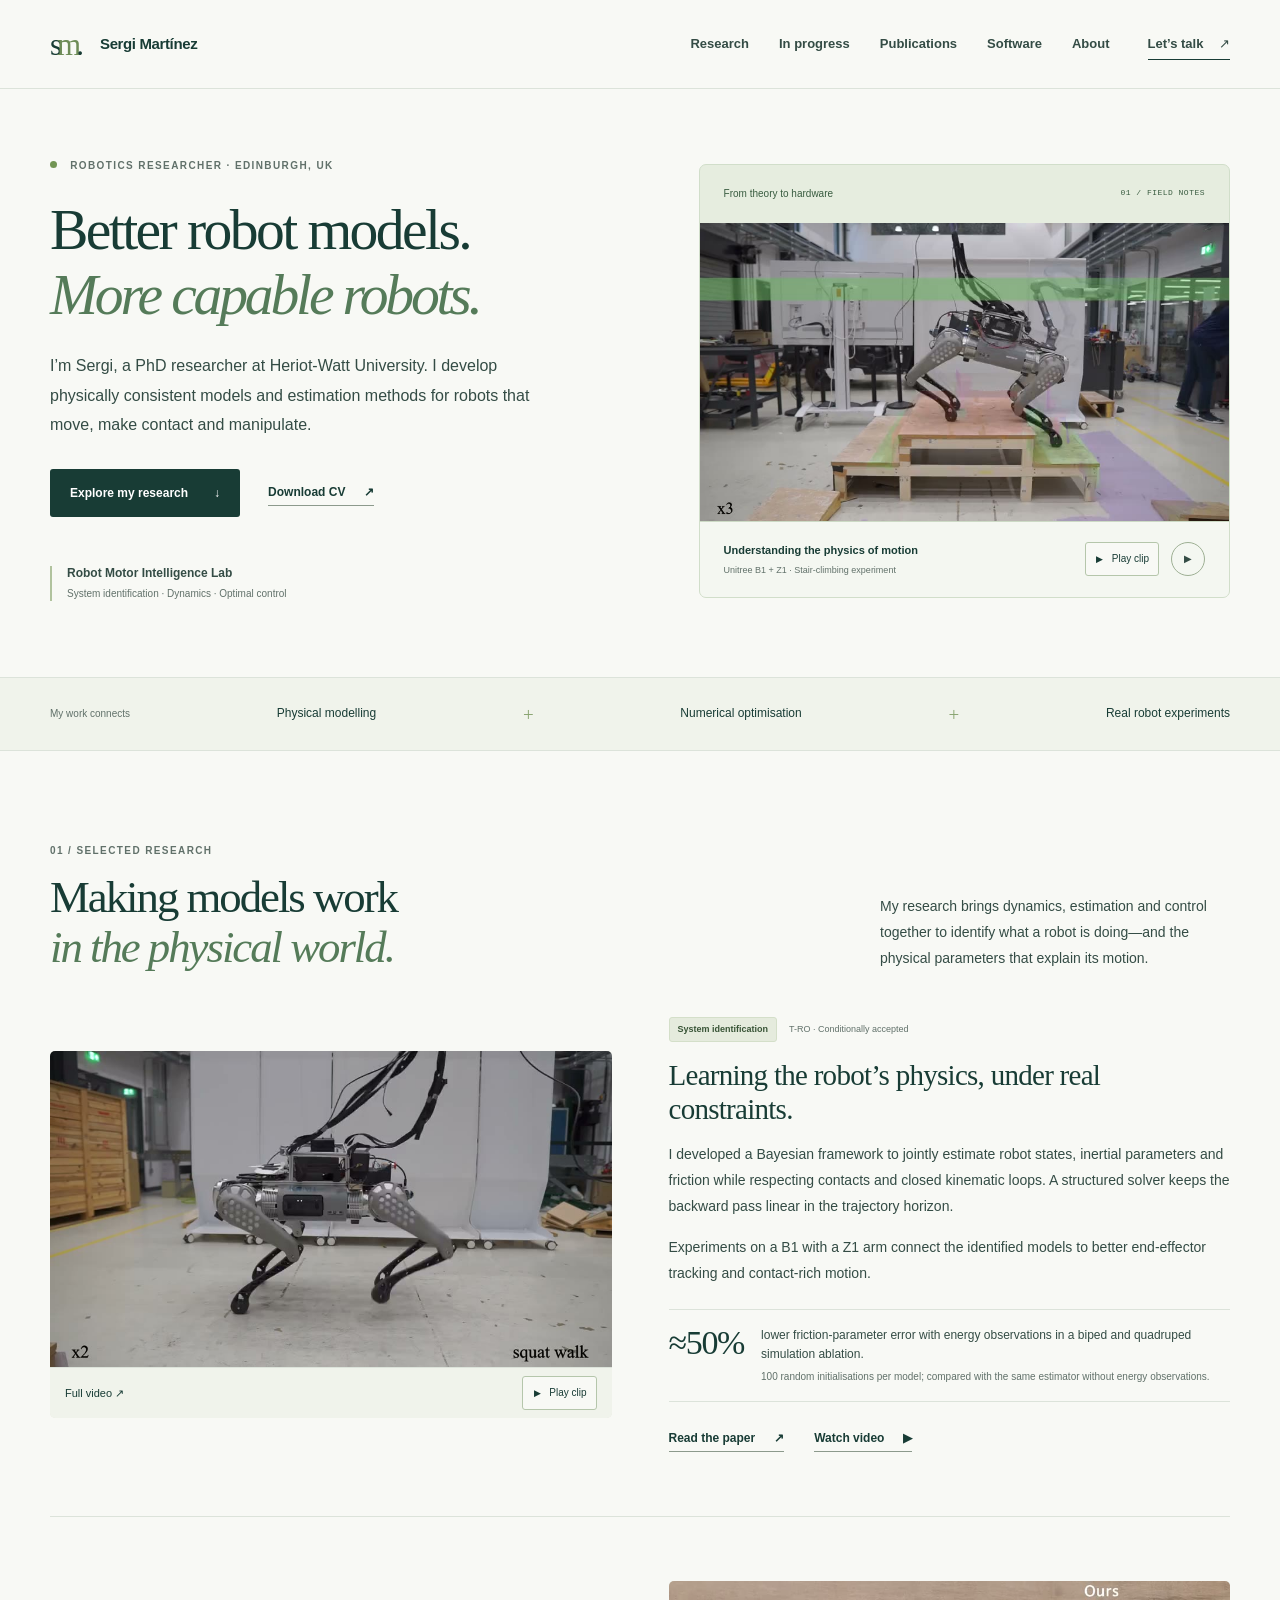
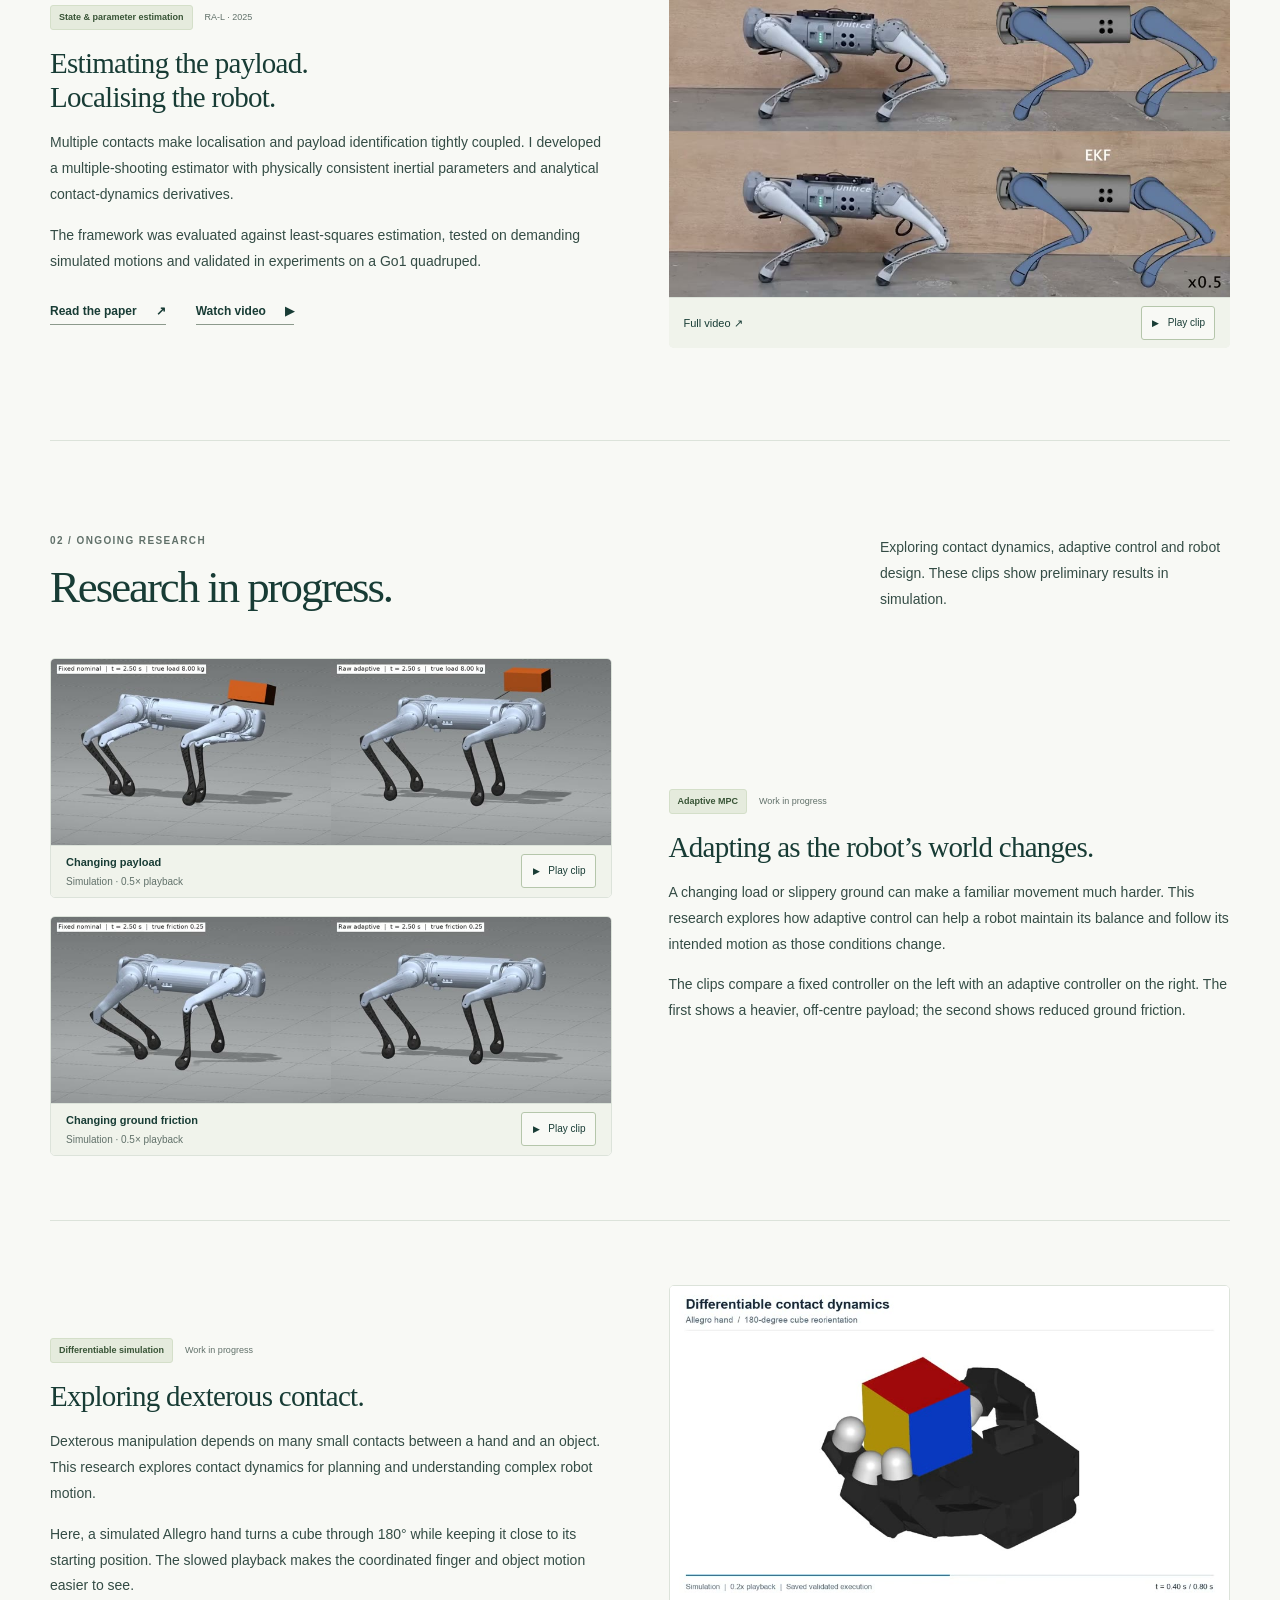
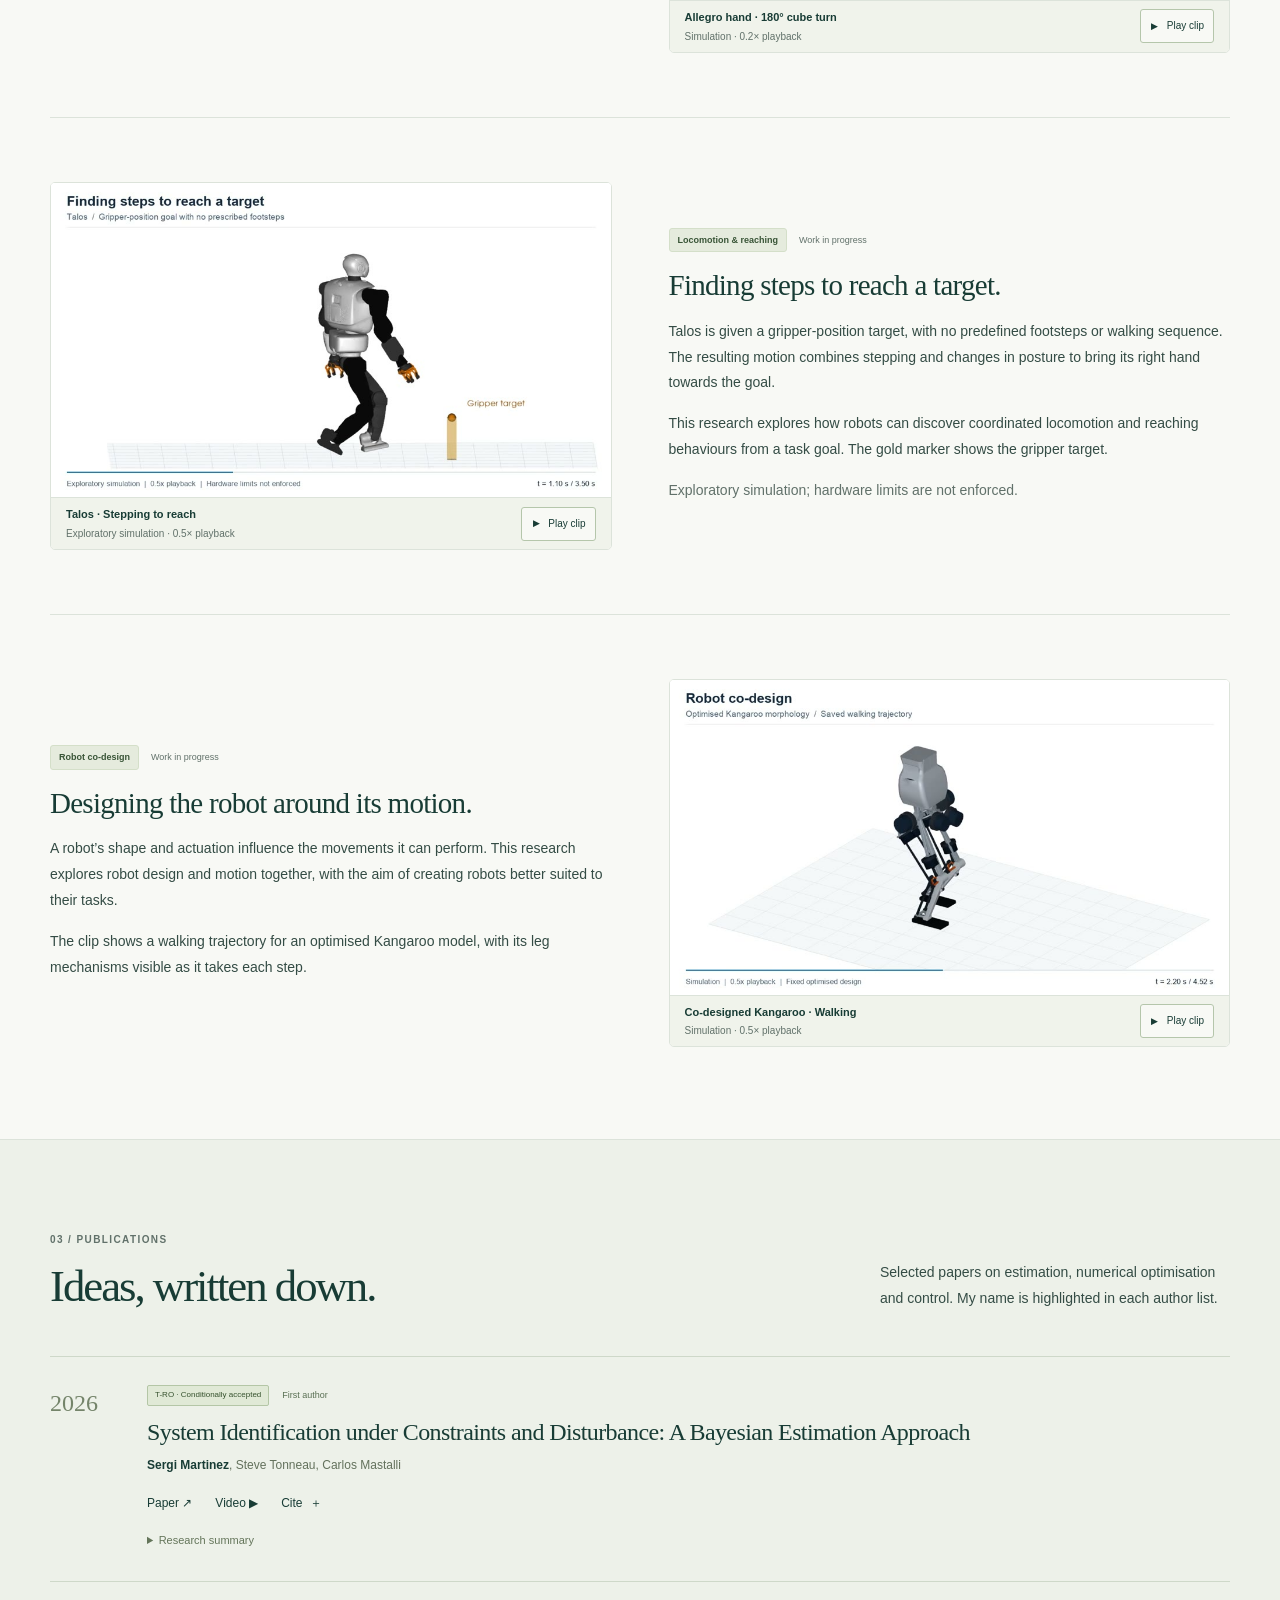
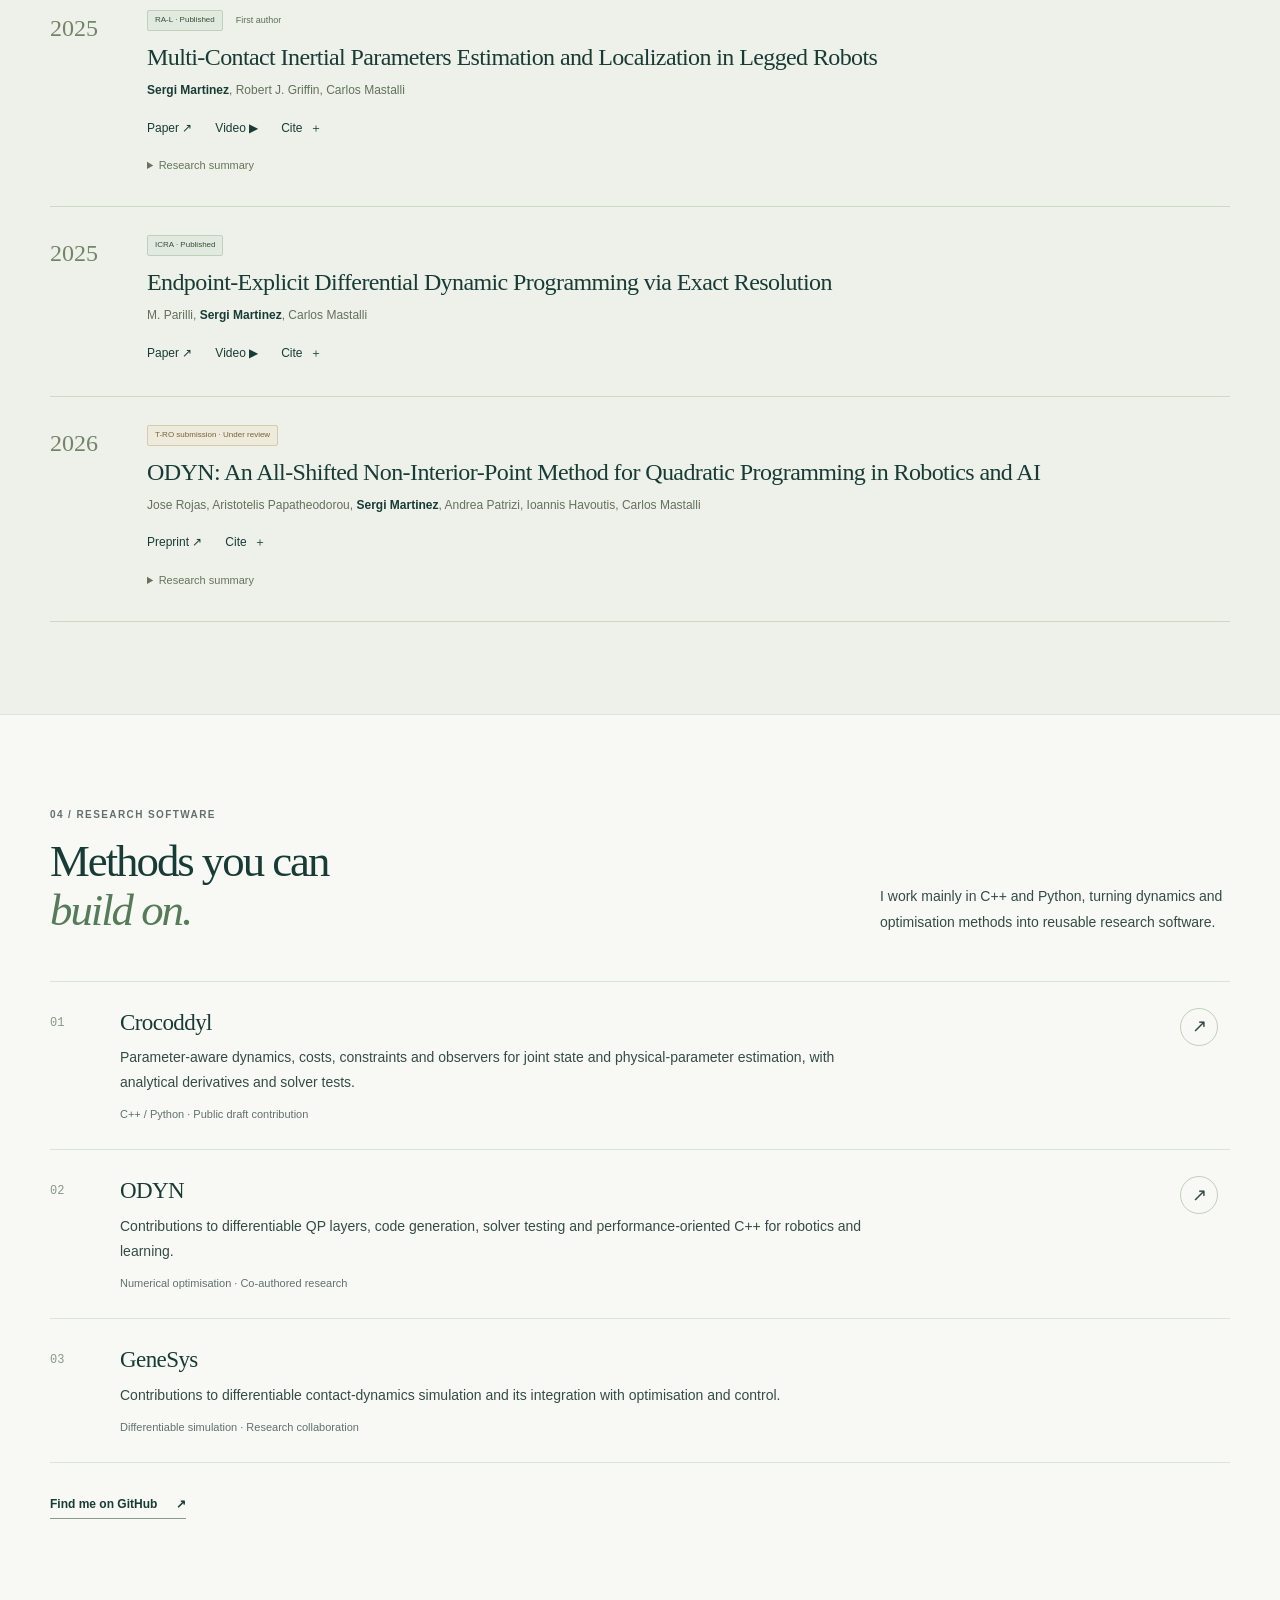
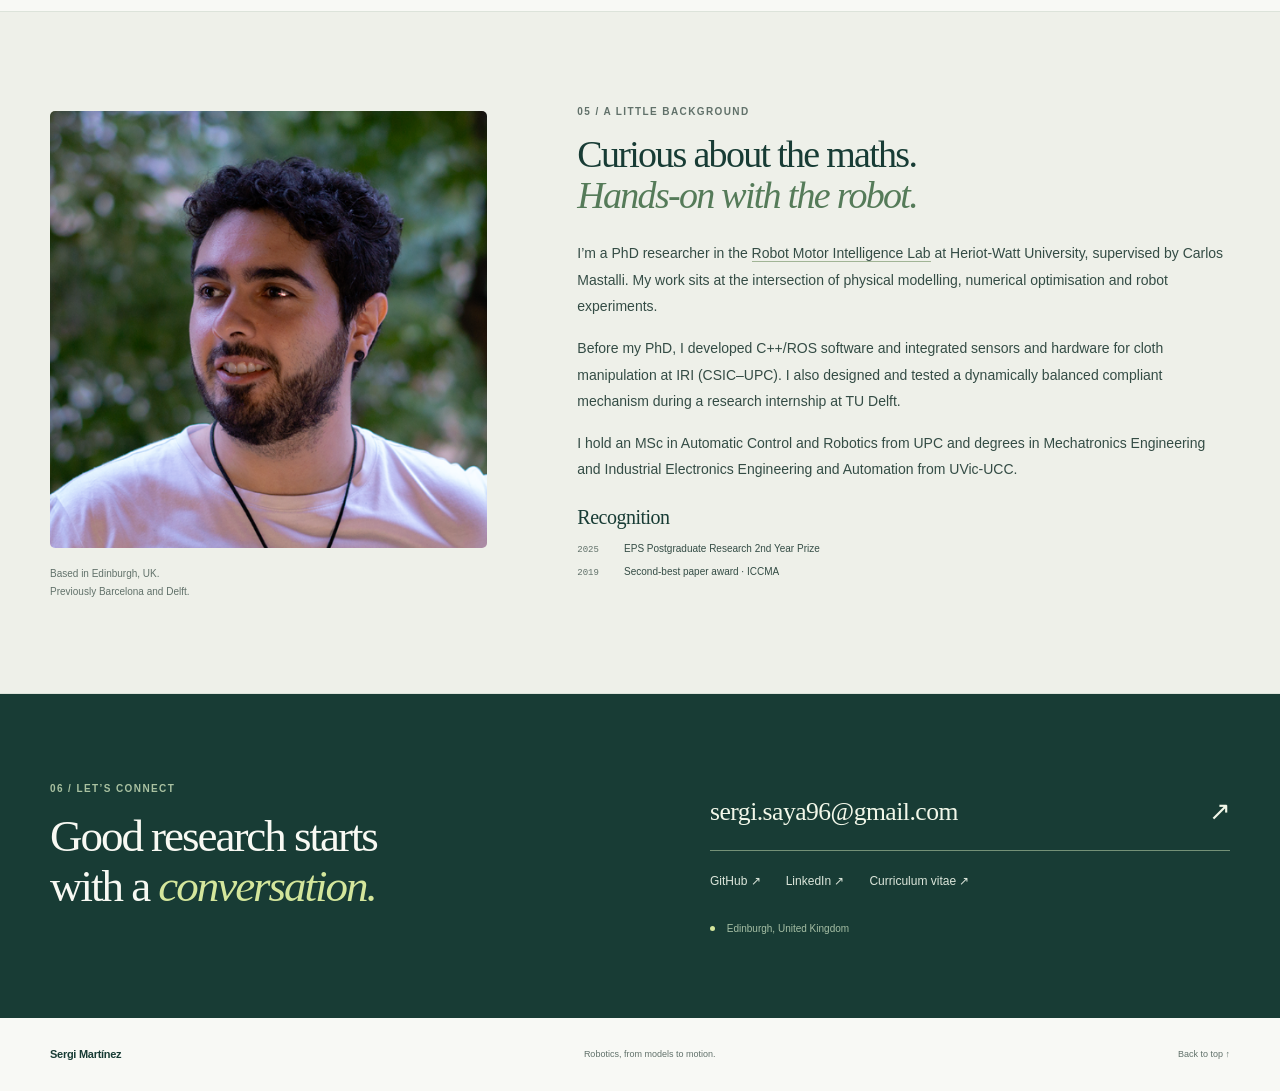
<file: index.html>
<!doctype html>
<html lang="en">
  <head>
    <meta charset="utf-8" />
    <meta name="viewport" content="width=device-width, initial-scale=1" />
    <meta name="theme-color" content="#143d36" />
    <title>Sergi Martínez — Robotics Researcher</title>
    <meta
      name="description"
      content="Sergi Martínez is a robotics researcher working on system identification, contact dynamics and optimal control. Explore research, publications, software and robot experiments."
    />
    <link rel="canonical" href="https://sergim96.github.io/" />
    <meta property="og:type" content="website" />
    <meta property="og:title" content="Sergi Martínez — Robotics Researcher" />
    <meta
      property="og:description"
      content="Physically consistent models. More capable robots. Research in system identification, dynamics and optimal control."
    />
    <meta property="og:url" content="https://sergim96.github.io/" />
    <meta
      property="og:image"
      content="https://sergim96.github.io/assets/images/system-identification.png"
    />
    <meta name="twitter:card" content="summary_large_image" />
    <link rel="icon" href="assets/favicon.svg" type="image/svg+xml" />
    <link rel="stylesheet" href="assets/style.css" />
    <script src="assets/site.js" defer></script>
    <script type="application/ld+json">
      {
        "@context": "https://schema.org",
        "@type": "Person",
        "name": "Sergi Martínez",
        "url": "https://sergim96.github.io/",
        "image": "https://sergim96.github.io/assets/images/sergi-martinez.png",
        "jobTitle": "Robotics PhD researcher",
        "affiliation": {
          "@type": "CollegeOrUniversity",
          "name": "Heriot-Watt University"
        },
        "sameAs": [
          "https://github.com/Sergim96",
          "https://www.linkedin.com/in/sergi-mart%C3%ADnez-s%C3%A1nchez-69360b156",
          "https://www.romilab.org/team/sergi-martinez"
        ],
        "knowsAbout": [
          "System identification",
          "Robot dynamics",
          "Optimal control",
          "Robotic manipulation"
        ]
      }
    </script>
  </head>
  <body>
    <a class="skip-link" href="#main">Skip to content</a>
    <header class="site-header">
      <div class="container header-inner">
        <a class="wordmark" href="#home" aria-label="Sergi Martínez, home"
          ><span class="brand-mark" aria-hidden="true">s<span>m</span>.</span
          ><span>Sergi Martínez</span></a
        >
        <button
          class="menu-toggle"
          type="button"
          aria-expanded="false"
          aria-controls="main-nav"
        >
          Menu <span aria-hidden="true">＋</span>
        </button>
        <nav id="main-nav" class="main-nav" aria-label="Main navigation">
          <a href="#research">Research</a><a href="#research-in-progress">In progress</a
          ><a href="#publications">Publications</a
          ><a href="#software">Software</a><a href="#about">About</a>
          <a class="nav-contact" href="#contact"
            >Let’s talk <span aria-hidden="true">↗</span></a
          >
        </nav>
      </div>
    </header>

    <main id="main">
      <section id="home" class="hero container" aria-labelledby="hero-title">
        <div class="hero-copy">
          <p class="eyebrow">
            <span class="status-dot" aria-hidden="true"></span> Robotics
            researcher · Edinburgh, UK
          </p>
          <h1 id="hero-title">
            Better robot models.<br /><em>More capable robots.</em>
          </h1>
          <p class="hero-intro">
            I’m Sergi, a PhD researcher at Heriot-Watt University. I develop
            physically consistent models and estimation methods for robots that
            move, make contact and manipulate.
          </p>
          <div class="hero-actions">
            <a class="button button-dark" href="#research"
              >Explore my research <span aria-hidden="true">↓</span></a
            ><a
              class="text-link"
              href="assets/Sergi-Martinez-CV.pdf"
              target="_blank"
              rel="noopener"
              >Download CV <span aria-hidden="true">↗</span></a
            >
          </div>
          <div class="hero-affiliation">
            <span class="affiliation-line" aria-hidden="true"></span>
            <p>
              <a href="https://www.romilab.org/" target="_blank" rel="noopener"
                >Robot Motor Intelligence Lab</a
              ><br /><span
                >System identification · Dynamics · Optimal control</span
              >
            </p>
          </div>
        </div>
        <figure class="hero-visual experiment-loop">
          <div class="visual-topline">
            <span>From theory to hardware</span
            ><span class="index-label">01 / FIELD NOTES</span>
          </div>
          <div class="robot-stage">
            <video
              class="loop-video"
              src="assets/videos/b1-z1-stairs.mp4"
              data-loop-label="B1/Z1 stair-climbing clip"
              poster="assets/images/b1-z1-stairs-poster.jpg"
              width="960"
              height="540"
              muted
              loop
              playsinline
              preload="none"
              aria-label="Silent looping experiment: a Unitree B1 with a Z1 arm climbing stairs"
            ></video>
          </div>
          <figcaption>
            <div>
              <strong>Understanding the physics of motion</strong
              ><span>Unitree B1 + Z1 · Stair-climbing experiment</span>
            </div>
            <button
              class="loop-toggle"
              type="button"
              aria-label="Play experiment clip"
            >
              <span class="loop-icon" aria-hidden="true">▶</span>
              <span class="loop-action">Play clip</span>
            </button>
            <a
              class="play-link"
              href="https://youtu.be/ToTYp7mCkOQ"
              data-video="ToTYp7mCkOQ"
              aria-label="Watch system identification research video"
              ><span aria-hidden="true">▶</span></a
            >
          </figcaption>
        </figure>
      </section>

      <div class="research-strip">
        <div class="container strip-inner">
          <span class="strip-label">My work connects</span
          ><span>Physical modelling</span
          ><span class="strip-plus" aria-hidden="true">+</span
          ><span>Numerical optimisation</span
          ><span class="strip-plus" aria-hidden="true">+</span
          ><span>Real robot experiments</span>
        </div>
      </div>

      <section
        id="research"
        class="section container"
        aria-labelledby="research-title"
      >
        <div class="section-heading">
          <div>
            <p class="eyebrow">01 / Selected research</p>
            <h2 id="research-title">
              Making models work<br /><em>in the physical world.</em>
            </h2>
          </div>
          <p class="section-intro">
            My research brings dynamics, estimation and control together to
            identify what a robot is doing—and the physical parameters that
            explain its motion.
          </p>
        </div>
        <article class="research-feature">
          <div class="research-image experiment-loop">
            <video
              class="loop-video"
              src="assets/videos/b1-walking.mp4"
              data-loop-label="B1 walking clip"
              poster="assets/images/b1-walking-poster.jpg"
              width="960"
              height="540"
              muted
              loop
              playsinline
              preload="none"
              aria-label="Silent looping experiment: a Unitree B1 walking with an identified dynamics model"
            ></video>
            <div class="loop-toolbar">
              <a href="https://youtu.be/ToTYp7mCkOQ" data-video="ToTYp7mCkOQ"
                >Full video ↗</a
              >
              <button
                class="loop-toggle"
                type="button"
                aria-label="Play experiment clip"
              >
                <span class="loop-icon" aria-hidden="true">▶</span>
                <span class="loop-action">Play clip</span>
              </button>
            </div>
          </div>
          <div class="research-copy">
            <p class="tag-line">
              <span class="tag">System identification</span
              ><span class="venue-note">T-RO · Conditionally accepted</span>
            </p>
            <h3>Learning the robot’s physics, under real constraints.</h3>
            <p>
              I developed a Bayesian framework to jointly estimate robot states,
              inertial parameters and friction while respecting contacts and
              closed kinematic loops. A structured solver keeps the backward
              pass linear in the trajectory horizon.
            </p>
            <p>
              Experiments on a B1 with a Z1 arm connect the identified models to
              better end-effector tracking and contact-rich motion.
            </p>
            <div class="research-result">
              <strong>≈50%</strong>
              <p>
                lower friction-parameter error with energy observations in a
                biped and quadruped simulation ablation.<span
                  >100 random initialisations per model; compared with the same
                  estimator without energy observations.</span
                >
              </p>
            </div>
            <div class="inline-links">
              <a
                class="text-link"
                href="https://arxiv.org/abs/2602.16358"
                target="_blank"
                rel="noopener"
                >Read the paper <span aria-hidden="true">↗</span></a
              ><a
                class="text-link"
                href="https://youtu.be/ToTYp7mCkOQ"
                data-video="ToTYp7mCkOQ"
                >Watch video <span aria-hidden="true">▶</span></a
              >
            </div>
          </div>
        </article>
        <article class="research-feature research-feature-reverse">
          <div class="research-image research-image-light experiment-loop">
            <video
              class="loop-video"
              src="assets/videos/go1-estimation.mp4"
              data-loop-label="Go1 estimation clip"
              poster="assets/images/go1-estimation-poster.jpg"
              width="960"
              height="540"
              muted
              loop
              playsinline
              preload="none"
              aria-label="Silent looping Go1 jumping experiment comparing the proposed state estimator with an extended Kalman filter"
            ></video>
            <div class="loop-toolbar">
              <a href="https://youtu.be/nDOxTgeK_5o" data-video="nDOxTgeK_5o"
                >Full video ↗</a
              >
              <button
                class="loop-toggle"
                type="button"
                aria-label="Play experiment clip"
              >
                <span class="loop-icon" aria-hidden="true">▶</span>
                <span class="loop-action">Play clip</span>
              </button>
            </div>
          </div>
          <div class="research-copy">
            <p class="tag-line">
              <span class="tag">State &amp; parameter estimation</span
              ><span class="venue-note">RA-L · 2025</span>
            </p>
            <h3>Estimating the payload.<br />Localising the robot.</h3>
            <p>
              Multiple contacts make localisation and payload identification
              tightly coupled. I developed a multiple-shooting estimator with
              physically consistent inertial parameters and analytical
              contact-dynamics derivatives.
            </p>
            <p>
              The framework was evaluated against least-squares estimation,
              tested on demanding simulated motions and validated in experiments
              on a Go1 quadruped.
            </p>
            <div class="inline-links">
              <a
                class="text-link"
                href="https://doi.org/10.1109/LRA.2025.3550845"
                target="_blank"
                rel="noopener"
                >Read the paper <span aria-hidden="true">↗</span></a
              ><a
                class="text-link"
                href="https://youtu.be/nDOxTgeK_5o"
                data-video="nDOxTgeK_5o"
                >Watch video <span aria-hidden="true">▶</span></a
              >
            </div>
          </div>
        </article>
      </section>

      <section
        id="research-in-progress"
        class="section container progress-section"
        aria-labelledby="progress-title"
      >
        <div class="section-heading">
          <div>
            <p class="eyebrow">02 / Ongoing research</p>
            <h2 id="progress-title">Research in progress.</h2>
          </div>
          <p class="section-intro">
            Exploring contact dynamics, adaptive control and robot design.
            These clips show preliminary results in simulation.
          </p>
        </div>

        <article class="research-feature">
          <div class="progress-media">
            <figure class="research-image experiment-loop progress-clip progress-comparison">
              <video
                class="loop-video"
                src="assets/videos/adaptive-mpc-payload.mp4"
                data-loop-label="adaptive MPC payload comparison"
                poster="assets/images/adaptive-mpc-payload-poster.jpg"
                width="1920"
                height="640"
                muted
                loop
                playsinline
                preload="none"
                aria-label="Simulation comparing a fixed controller on the left and an adaptive controller on the right as an off-centre payload becomes heavier"
              ></video>
              <figcaption class="loop-toolbar">
                <span class="clip-description">
                  <strong>Changing payload</strong>
                  <span>Simulation · 0.5× playback</span>
                </span>
                <button class="loop-toggle" type="button" aria-label="Play adaptive MPC payload comparison">
                  <span class="loop-icon" aria-hidden="true">▶</span>
                  <span class="loop-action">Play clip</span>
                </button>
              </figcaption>
            </figure>
            <figure class="research-image experiment-loop progress-clip progress-comparison">
              <video
                class="loop-video"
                src="assets/videos/adaptive-mpc-friction.mp4"
                data-loop-label="adaptive MPC ground friction comparison"
                poster="assets/images/adaptive-mpc-friction-poster.jpg"
                width="1920"
                height="640"
                muted
                loop
                playsinline
                preload="none"
                aria-label="Simulation comparing a fixed controller on the left and an adaptive controller on the right as the ground becomes more slippery"
              ></video>
              <figcaption class="loop-toolbar">
                <span class="clip-description">
                  <strong>Changing ground friction</strong>
                  <span>Simulation · 0.5× playback</span>
                </span>
                <button class="loop-toggle" type="button" aria-label="Play adaptive MPC ground friction comparison">
                  <span class="loop-icon" aria-hidden="true">▶</span>
                  <span class="loop-action">Play clip</span>
                </button>
              </figcaption>
            </figure>
          </div>
          <div class="research-copy">
            <p class="tag-line">
              <span class="tag">Adaptive MPC</span>
              <span class="venue-note">Work in progress</span>
            </p>
            <h3>Adapting as the robot’s world changes.</h3>
            <p>
              A changing load or slippery ground can make a familiar movement
              much harder. This research explores how adaptive control can help
              a robot maintain its balance and follow its intended motion as
              those conditions change.
            </p>
            <p>
              The clips compare a fixed controller on the left with an adaptive
              controller on the right. The first shows a heavier, off-centre
              payload; the second shows reduced ground friction.
            </p>
          </div>
        </article>

        <article class="research-feature research-feature-reverse">
          <figure class="research-image experiment-loop progress-clip">
            <video
              class="loop-video"
              src="assets/videos/allegro-cube-turn.mp4"
              data-loop-label="Allegro hand cube reorientation"
              poster="assets/images/allegro-cube-turn-poster.jpg"
              width="1280"
              height="720"
              muted
              loop
              playsinline
              preload="none"
              aria-label="Slow-motion simulation of an Allegro robot hand turning a coloured cube through 180 degrees"
            ></video>
            <figcaption class="loop-toolbar">
              <span class="clip-description">
                <strong>Allegro hand · 180° cube turn</strong>
                <span>Simulation · 0.2× playback</span>
              </span>
              <button class="loop-toggle" type="button" aria-label="Play Allegro hand cube reorientation">
                <span class="loop-icon" aria-hidden="true">▶</span>
                <span class="loop-action">Play clip</span>
              </button>
            </figcaption>
          </figure>
          <div class="research-copy">
            <p class="tag-line">
              <span class="tag">Differentiable simulation</span>
              <span class="venue-note">Work in progress</span>
            </p>
            <h3>Exploring dexterous contact.</h3>
            <p>
              Dexterous manipulation depends on many small contacts between a
              hand and an object. This research explores contact dynamics for
              planning and understanding complex robot motion.
            </p>
            <p>
              Here, a simulated Allegro hand turns a cube through 180° while
              keeping it close to its starting position. The slowed playback
              makes the coordinated finger and object motion easier to see.
            </p>
          </div>
        </article>

        <article class="research-feature" id="talos-reaching" aria-labelledby="talos-title">
          <figure class="research-image experiment-loop progress-clip">
            <video
              class="loop-video"
              src="assets/videos/talos-reaching-steps.mp4"
              data-loop-label="Talos stepping to reach a gripper target"
              poster="assets/images/talos-reaching-steps-poster.jpg"
              width="1280"
              height="720"
              muted
              loop
              playsinline
              preload="none"
              aria-label="Exploratory simulation of Talos discovering a stepping motion to bring its right gripper to a fixed gold target, without predefined footsteps"
            ></video>
            <figcaption class="loop-toolbar">
              <span class="clip-description">
                <strong>Talos · Stepping to reach</strong>
                <span>Exploratory simulation · 0.5× playback</span>
              </span>
              <button class="loop-toggle" type="button" aria-label="Play Talos stepping to reach a gripper target">
                <span class="loop-icon" aria-hidden="true">▶</span>
                <span class="loop-action">Play clip</span>
              </button>
            </figcaption>
          </figure>
          <div class="research-copy">
            <p class="tag-line">
              <span class="tag">Locomotion &amp; reaching</span>
              <span class="venue-note">Work in progress</span>
            </p>
            <h3 id="talos-title">Finding steps to reach a target.</h3>
            <p>
              Talos is given a gripper-position target, with no predefined
              footsteps or walking sequence. The resulting motion combines
              stepping and changes in posture to bring its right hand towards
              the goal.
            </p>
            <p>
              This research explores how robots can discover coordinated
              locomotion and reaching behaviours from a task goal. The gold
              marker shows the gripper target.
            </p>
            <p class="venue-note">
              Exploratory simulation; hardware limits are not enforced.
            </p>
          </div>
        </article>

        <article class="research-feature research-feature-reverse">
          <figure class="research-image experiment-loop progress-clip">
            <video
              class="loop-video"
              src="assets/videos/kangaroo-codesign-walking.mp4"
              data-loop-label="co-designed Kangaroo walking"
              poster="assets/images/kangaroo-codesign-walking-poster.jpg"
              width="1280"
              height="720"
              muted
              loop
              playsinline
              preload="none"
              aria-label="Simulation of the optimised Kangaroo robot model taking steps, showing its articulated leg mechanisms"
            ></video>
            <figcaption class="loop-toolbar">
              <span class="clip-description">
                <strong>Co-designed Kangaroo · Walking</strong>
                <span>Simulation · 0.5× playback</span>
              </span>
              <button class="loop-toggle" type="button" aria-label="Play co-designed Kangaroo walking">
                <span class="loop-icon" aria-hidden="true">▶</span>
                <span class="loop-action">Play clip</span>
              </button>
            </figcaption>
          </figure>
          <div class="research-copy">
            <p class="tag-line">
              <span class="tag">Robot co-design</span>
              <span class="venue-note">Work in progress</span>
            </p>
            <h3>Designing the robot around its motion.</h3>
            <p>
              A robot’s shape and actuation influence the movements it can
              perform. This research explores robot design and motion together,
              with the aim of creating robots better suited to their tasks.
            </p>
            <p>
              The clip shows a walking trajectory for an optimised Kangaroo
              model, with its leg mechanisms visible as it takes each step.
            </p>
          </div>
        </article>
      </section>

      <section
        id="publications"
        class="section publications-section"
        aria-labelledby="publications-title"
      >
        <div class="container">
          <div class="section-heading">
            <div>
              <p class="eyebrow">03 / Publications</p>
              <h2 id="publications-title">Ideas, written down.</h2>
            </div>
            <p class="section-intro">
              Selected papers on estimation, numerical optimisation and control.
              My name is highlighted in each author list.
            </p>
          </div>
          <div class="publication-list">
            <article class="publication" id="pub-sysid">
              <span class="publication-year">2026</span>
              <div class="publication-body">
                <p class="publication-status">
                  <span class="status-pill">T-RO · Conditionally accepted</span
                  ><span>First author</span>
                </p>
                <h3>
                  <a
                    href="https://arxiv.org/abs/2602.16358"
                    target="_blank"
                    rel="noopener"
                    >System Identification under Constraints and Disturbance: A
                    Bayesian Estimation Approach</a
                  >
                </h3>
                <p class="authors">
                  <strong>Sergi Martinez</strong>, Steve Tonneau, Carlos
                  Mastalli
                </p>
                <div class="publication-links">
                  <a
                    href="https://arxiv.org/abs/2602.16358"
                    target="_blank"
                    rel="noopener"
                    >Paper ↗</a
                  ><a
                    href="https://youtu.be/ToTYp7mCkOQ"
                    data-video="ToTYp7mCkOQ"
                    >Video ▶</a
                  ><button type="button" data-citation="sysid">
                    Cite <span aria-hidden="true">＋</span>
                  </button>
                </div>
                <details>
                  <summary>Research summary</summary>
                  <p>
                    Joint state and physical-parameter estimation with inverse
                    dynamics, contact and loop-closure constraints, friction
                    models and energy observations. Validated in simulation and
                    on a Unitree B1 with a Z1 arm.
                  </p>
                </details>
              </div>
            </article>
            <article class="publication" id="pub-ral">
              <span class="publication-year">2025</span>
              <div class="publication-body">
                <p class="publication-status">
                  <span class="status-pill status-published"
                    >RA-L · Published</span
                  ><span>First author</span>
                </p>
                <h3>
                  <a
                    href="https://doi.org/10.1109/LRA.2025.3550845"
                    target="_blank"
                    rel="noopener"
                    >Multi-Contact Inertial Parameters Estimation and
                    Localization in Legged Robots</a
                  >
                </h3>
                <p class="authors">
                  <strong>Sergi Martinez</strong>, Robert J. Griffin, Carlos
                  Mastalli
                </p>
                <div class="publication-links">
                  <a
                    href="https://doi.org/10.1109/LRA.2025.3550845"
                    target="_blank"
                    rel="noopener"
                    >Paper ↗</a
                  ><a
                    href="https://youtu.be/nDOxTgeK_5o"
                    data-video="nDOxTgeK_5o"
                    >Video ▶</a
                  ><button type="button" data-citation="ral">
                    Cite <span aria-hidden="true">＋</span>
                  </button>
                </div>
                <details>
                  <summary>Research summary</summary>
                  <p>
                    A structured optimal estimator for robot localisation and
                    payload inertial parameters during multi-contact motion,
                    combining a physically consistent inertial manifold,
                    parametrised Riccati recursion and analytical derivatives.
                  </p>
                </details>
              </div>
            </article>
            <article class="publication" id="pub-icra">
              <span class="publication-year">2025</span>
              <div class="publication-body">
                <p class="publication-status">
                  <span class="status-pill status-published"
                    >ICRA · Published</span
                  >
                </p>
                <h3>
                  <a
                    href="https://ieeexplore.ieee.org/document/11128064"
                    target="_blank"
                    rel="noopener"
                    >Endpoint-Explicit Differential Dynamic Programming via
                    Exact Resolution</a
                  >
                </h3>
                <p class="authors">
                  M. Parilli, <strong>Sergi Martinez</strong>, Carlos Mastalli
                </p>
                <div class="publication-links">
                  <a
                    href="https://ieeexplore.ieee.org/document/11128064"
                    target="_blank"
                    rel="noopener"
                    >Paper ↗</a
                  ><a
                    href="https://youtu.be/RBohdOhgbWw"
                    data-video="RBohdOhgbWw"
                    >Video ▶</a
                  ><button type="button" data-citation="icra">
                    Cite <span aria-hidden="true">＋</span>
                  </button>
                </div>
              </div>
            </article>
            <article class="publication" id="pub-odyn">
              <span class="publication-year">2026</span>
              <div class="publication-body">
                <p class="publication-status">
                  <span class="status-pill status-review"
                    >T-RO submission · Under review</span
                  >
                </p>
                <h3>
                  <a
                    href="https://arxiv.org/abs/2602.16005"
                    target="_blank"
                    rel="noopener"
                    >ODYN: An All-Shifted Non-Interior-Point Method for
                    Quadratic Programming in Robotics and AI</a
                  >
                </h3>
                <p class="authors">
                  Jose Rojas, Aristotelis Papatheodorou,
                  <strong>Sergi Martinez</strong>, Andrea Patrizi, Ioannis
                  Havoutis, Carlos Mastalli
                </p>
                <div class="publication-links">
                  <a
                    href="https://arxiv.org/abs/2602.16005"
                    target="_blank"
                    rel="noopener"
                    >Preprint ↗</a
                  ><button type="button" data-citation="odyn">
                    Cite <span aria-hidden="true">＋</span>
                  </button>
                </div>
                <details>
                  <summary>Research summary</summary>
                  <p>
                    A quadratic programming solver for challenging optimisation
                    problems in robotics and AI, with applications to predictive
                    control, differentiable optimisation layers and contact
                    simulation.
                  </p>
                </details>
              </div>
            </article>
          </div>
        </div>
      </section>

      <section
        id="software"
        class="section container"
        aria-labelledby="software-title"
      >
        <div class="section-heading">
          <div>
            <p class="eyebrow">04 / Research software</p>
            <h2 id="software-title">Methods you can<br /><em>build on.</em></h2>
          </div>
          <p class="section-intro">
            I work mainly in C++ and Python, turning dynamics and optimisation
            methods into reusable research software.
          </p>
        </div>
        <div class="software-list">
          <article class="software-item">
            <span class="software-number">01</span>
            <div>
              <h3>Crocoddyl</h3>
              <p>
                Parameter-aware dynamics, costs, constraints and observers for
                joint state and physical-parameter estimation, with analytical
                derivatives and solver tests.
              </p>
              <span class="software-meta"
                >C++ / Python · Public draft contribution</span
              >
            </div>
            <a
              class="round-link"
              href="https://github.com/loco-3d/crocoddyl/pull/1525"
              target="_blank"
              rel="noopener"
              aria-label="View Crocoddyl draft pull request 1525"
              >↗</a
            >
          </article>
          <article class="software-item">
            <span class="software-number">02</span>
            <div>
              <h3>ODYN</h3>
              <p>
                Contributions to differentiable QP layers, code generation,
                solver testing and performance-oriented C++ for robotics and
                learning.
              </p>
              <span class="software-meta"
                >Numerical optimisation · Co-authored research</span
              >
            </div>
            <a
              class="round-link"
              href="https://arxiv.org/abs/2602.16005"
              target="_blank"
              rel="noopener"
              aria-label="Read the ODYN research paper"
              >↗</a
            >
          </article>
          <article class="software-item">
            <span class="software-number">03</span>
            <div>
              <h3>GeneSys</h3>
              <p>
                Contributions to differentiable contact-dynamics simulation and
                its integration with optimisation and control.
              </p>
              <span class="software-meta"
                >Differentiable simulation · Research collaboration</span
              >
            </div>
          </article>
        </div>
        <a
          class="text-link software-github"
          href="https://github.com/Sergim96"
          target="_blank"
          rel="noopener"
          >Find me on GitHub <span aria-hidden="true">↗</span></a
        >
      </section>

      <section
        id="about"
        class="section about-section"
        aria-labelledby="about-title"
      >
        <div class="container about-grid">
          <div class="about-portrait">
            <img
              src="assets/images/sergi-martinez.png"
              alt="Portrait of Sergi Martínez"
              width="539"
              height="501"
              loading="lazy"
            />
            <p>Based in Edinburgh, UK.<br />Previously Barcelona and Delft.</p>
          </div>
          <div class="about-copy">
            <p class="eyebrow">05 / A little background</p>
            <h2 id="about-title">
              Curious about the maths.<br /><em>Hands-on with the robot.</em>
            </h2>
            <p>
              I’m a PhD researcher in the
              <a href="https://www.romilab.org/" target="_blank" rel="noopener"
                >Robot Motor Intelligence Lab</a
              >
              at Heriot-Watt University, supervised by Carlos Mastalli. My work
              sits at the intersection of physical modelling, numerical
              optimisation and robot experiments.
            </p>
            <p>
              Before my PhD, I developed C++/ROS software and integrated sensors
              and hardware for cloth manipulation at IRI (CSIC–UPC). I also
              designed and tested a dynamically balanced compliant mechanism
              during a research internship at TU Delft.
            </p>
            <p>
              I hold an MSc in Automatic Control and Robotics from UPC and
              degrees in Mechatronics Engineering and Industrial Electronics
              Engineering and Automation from UVic-UCC.
            </p>
            <div class="recognition">
              <h3>Recognition</h3>
              <p><span>2025</span> EPS Postgraduate Research 2nd Year Prize</p>
              <p><span>2019</span> Second-best paper award · ICCMA</p>
            </div>
          </div>
        </div>
      </section>

      <section id="contact" class="contact-section">
        <div class="container contact-grid">
          <div>
            <p class="eyebrow">06 / Let’s connect</p>
            <h2>Good research starts<br />with a <em>conversation.</em></h2>
          </div>
          <div class="contact-actions">
            <a class="contact-email" href="mailto:sergi.saya96@gmail.com"
              >sergi.saya96@gmail.com <span aria-hidden="true">↗</span></a
            >
            <div class="contact-socials">
              <a
                href="https://github.com/Sergim96"
                target="_blank"
                rel="noopener"
                >GitHub ↗</a
              ><a
                href="https://www.linkedin.com/in/sergi-mart%C3%ADnez-s%C3%A1nchez-69360b156"
                target="_blank"
                rel="noopener"
                >LinkedIn ↗</a
              ><a
                href="assets/Sergi-Martinez-CV.pdf"
                target="_blank"
                rel="noopener"
                >Curriculum vitae ↗</a
              >
            </div>
            <p class="contact-location">
              <span class="status-dot" aria-hidden="true"></span> Edinburgh,
              United Kingdom
            </p>
          </div>
        </div>
      </section>
    </main>

    <footer class="site-footer container">
      <a class="wordmark" href="#home">Sergi Martínez</a>
      <p>Robotics, from models to motion.</p>
      <a href="#home">Back to top ↑</a>
    </footer>
    <dialog
      id="video-dialog"
      class="media-dialog"
      aria-labelledby="video-title"
    >
      <div class="dialog-top">
        <h2 id="video-title">Research in motion</h2>
        <button
          class="dialog-close"
          type="button"
          data-close="video-dialog"
          aria-label="Close video"
        >
          ×
        </button>
      </div>
      <div id="video-player" class="video-player"></div>
      <p>
        <a
          id="video-external"
          href="https://www.youtube.com/"
          target="_blank"
          rel="noopener"
          >Watch on YouTube ↗</a
        >
      </p>
    </dialog>
    <dialog
      id="citation-dialog"
      class="citation-dialog"
      aria-labelledby="citation-title"
    >
      <div class="dialog-top">
        <h2 id="citation-title">Cite this work</h2>
        <button
          class="dialog-close"
          type="button"
          data-close="citation-dialog"
          aria-label="Close citation"
        >
          ×
        </button>
      </div>
      <pre id="citation-text" tabindex="0"></pre>
      <div class="citation-actions">
        <button id="copy-citation" class="button button-dark" type="button">
          Copy BibTeX</button
        ><span id="copy-status" role="status" aria-live="polite"></span>
      </div>
    </dialog>
  </body>
</html>
</file>
<file: assets/style.css>
@charset "UTF-8";
:root {
  --paper: #f8f9f5;
  --white: #fff;
  --ink: #183c35;
  --text: #344c45;
  --muted: #61716a;
  --line: #dce3da;
  --green: #dfe9db;
  --lime: #d4e69c;
  --serif: Georgia, "Times New Roman", serif;
  --sans: Inter, -apple-system, BlinkMacSystemFont, "Segoe UI", sans-serif;
  --max: 1180px;
}
* {
  box-sizing: border-box;
}
html {
  scroll-behavior: smooth;
  scroll-padding-top: 105px;
}
body {
  margin: 0;
  background: var(--paper);
  color: var(--text);
  font: 16px/1.65 var(--sans);
  -webkit-font-smoothing: antialiased;
}
button,
a {
  -webkit-tap-highlight-color: transparent;
}
a {
  color: inherit;
  text-decoration: none;
}
button {
  font: inherit;
  color: inherit;
}
button,
a,
summary {
  touch-action: manipulation;
}
a,
button,
summary {
  outline-offset: 5px;
}
a:focus-visible,
button:focus-visible,
summary:focus-visible {
  outline: 2px solid #4f7440;
}
a:hover {
  text-decoration-color: currentColor;
}
img {
  max-width: 100%;
  height: auto;
  display: block;
}
h1,
h2,
h3,
p,
figure {
  margin: 0;
}
h1,
h2,
h3 {
  color: var(--ink);
}
h1,
h2 {
  font-family: var(--serif);
  font-weight: 400;
  letter-spacing: -0.045em;
  line-height: 1.1;
}
h2 {
  font-size: clamp(34px, 3.5vw, 48px);
}
h3 {
  font-size: 24px;
  line-height: 1.28;
  letter-spacing: -0.025em;
  font-weight: 550;
}
h1 em,
h2 em {
  font-weight: 400;
  color: #557b59;
}
p + p {
  margin-top: 15px;
}
.container {
  width: min(var(--max), calc(100% - 96px));
  margin-inline: auto;
}
.skip-link {
  position: fixed;
  z-index: 100;
  left: 15px;
  top: -80px;
  background: var(--ink);
  color: #fff;
  padding: 10px 20px;
}
.skip-link:focus {
  top: 10px;
}
.site-header {
  position: sticky;
  z-index: 20;
  top: 0;
  background: rgba(248, 249, 245, 0.96);
  border-bottom: 1px solid var(--line);
  backdrop-filter: blur(16px);
}
.header-inner {
  height: 88px;
  display: flex;
  align-items: center;
  justify-content: space-between;
  gap: 24px;
}
.wordmark {
  display: inline-flex;
  align-items: center;
  gap: 13px;
  font-weight: 650;
  font-size: 15px;
  letter-spacing: -0.025em;
  color: var(--ink);
}
.brand-mark {
  font-family: var(--serif);
  font-size: 31px;
  font-weight: 400;
  letter-spacing: -5px;
  width: 37px;
  line-height: 1;
}
.brand-mark > span {
  color: #6e8c57;
}
.main-nav {
  display: flex;
  align-items: center;
  gap: 30px;
  font-size: 13px;
  font-weight: 550;
}
.main-nav > a {
  position: relative;
}
.main-nav > a:hover,
.main-nav > a[aria-current] {
  color: #486b3c;
}
.nav-contact {
  border-bottom: 1px solid var(--ink);
  padding: 5px 0;
  margin-left: 8px;
}
.nav-contact span {
  margin-left: 12px;
}
.menu-toggle {
  display: none;
}
.hero {
  display: grid;
  grid-template-columns: 1.1fr 1fr;
  gap: 64px;
  align-items: center;
  padding-top: 69px;
  padding-bottom: 74px;
}
.eyebrow {
  text-transform: uppercase;
  font-size: 10px;
  letter-spacing: 0.14em;
  font-weight: 650;
  color: var(--muted);
  line-height: 1.6;
}
.status-dot {
  width: 7px;
  height: 7px;
  border-radius: 50%;
  background: #729553;
  display: inline-block;
  margin-right: 9px;
  vertical-align: 1px;
}
.hero h1 {
  font-size: clamp(43px, 4.5vw, 62px);
  margin: 24px 0;
  line-height: 1.12;
}
.hero h1 em {
  white-space: nowrap;
  letter-spacing: -0.055em;
}
.hero-intro {
  max-width: 490px;
  font-size: 16px;
  line-height: 1.85;
}
.hero-actions {
  display: flex;
  align-items: center;
  gap: 28px;
  flex-wrap: wrap;
  margin-top: 29px;
}
.button {
  border: 1px solid transparent;
  display: inline-flex;
  align-items: center;
  justify-content: center;
  gap: 26px;
  min-height: 48px;
  padding: 11px 19px;
  border-radius: 3px;
  font-size: 12px;
  font-weight: 600;
  cursor: pointer;
  line-height: 1.5;
}
.button-dark {
  background: var(--ink);
  color: var(--white);
}
.button-dark:hover {
  background: #2e5549;
}
.text-link {
  font-size: 12px;
  font-weight: 600;
  display: inline-flex;
  align-items: center;
  gap: 19px;
  border-bottom: 1px solid #8c9a8c;
  line-height: 2.2;
  color: var(--ink);
}
.text-link:hover {
  border-color: var(--ink);
}
.hero-affiliation {
  display: flex;
  gap: 15px;
  align-items: center;
  margin-top: 47px;
  font-size: 12px;
}
.hero-affiliation a {
  font-weight: 600;
}
.hero-affiliation span:not(.affiliation-line) {
  font-size: 10px;
  color: var(--muted);
}
.affiliation-line {
  height: 35px;
  width: 2px;
  background: #b1c39e;
}
.hero-visual {
  border: 1px solid #d1deca;
  border-radius: 7px;
  background: #e6eddf;
  overflow: hidden;
  align-self: stretch;
  display: flex;
  flex-direction: column;
  min-height: 465px;
}
.visual-topline {
  display: flex;
  justify-content: space-between;
  gap: 16px;
  padding: 21px 24px;
  font-size: 10px;
  color: #395c40;
}
.index-label {
  font-family: monospace;
  font-size: 8px;
  letter-spacing: 0.06em;
  white-space: nowrap;
}
.robot-stage {
  position: relative;
  flex: 1;
  min-height: 338px;
  isolation: isolate;
  background-image: radial-gradient(#b9c8ae 1px, transparent 1px);
  background-size: 21px 21px;
}
.robot-stage > img {
  position: relative;
  height: 360px;
  width: 100%;
  object-fit: contain;
  object-position: center;
  z-index: 2;
  padding: 3px 25px 8px;
  filter: drop-shadow(0 16px 15px #466b3530);
}
.orbit {
  position: absolute;
  left: 50%;
  top: 51%;
  border: 1px solid #b3c6a7;
  border-radius: 50%;
  transform: translate(-50%, -50%) rotate(-15deg);
  z-index: 1;
}
.orbit-one {
  width: 75%;
  height: 75%;
}
.orbit-two {
  width: 90%;
  height: 35%;
  top: 71%;
  transform: translate(-50%, -50%) rotate(-8deg);
}
.visual-coordinate {
  position: absolute;
  bottom: 13px;
  left: 25px;
  font: 10px monospace;
  color: #5d7a50;
}
.hero-visual figcaption {
  display: flex;
  align-items: center;
  justify-content: space-between;
  gap: 15px;
  padding: 19px 24px;
  background: rgba(255, 255, 255, 0.56);
  border-top: 1px solid #ccdac5;
}
.hero-visual figcaption strong {
  display: block;
  color: var(--ink);
  font-size: 11px;
  font-weight: 600;
}
.hero-visual figcaption div > span {
  display: block;
  font-size: 9px;
  color: var(--muted);
  margin-top: 4px;
}
.hero-visual.experiment-loop {
  min-height: 0;
  align-self: center;
}
.experiment-loop .robot-stage {
  display: block;
  min-height: 0;
  flex: none;
}
.experiment-loop .loop-video {
  display: block;
  width: 100%;
  height: auto;
  aspect-ratio: 16 / 9;
  object-fit: contain;
  background: #e6eddf;
}
.hero-visual.experiment-loop figcaption {
  display: grid;
  grid-template-columns: minmax(0, 1fr) auto auto;
  gap: 12px;
}
.research-image.experiment-loop {
  aspect-ratio: auto;
}
.loop-toolbar {
  display: flex;
  align-items: center;
  justify-content: space-between;
  min-height: 50px;
  gap: 15px;
  padding: 8px 15px;
  border-top: 1px solid var(--line);
  background: #f0f3eb;
  color: var(--ink);
  font-size: 11px;
}
.loop-toolbar > a:hover {
  text-decoration: underline;
}
.loop-toggle {
  display: none;
  align-items: center;
  justify-content: center;
  gap: 7px;
  min-height: 34px;
  padding: 6px 9px;
  border: 1px solid #b5c6ab;
  border-radius: 3px;
  background: #f8f9f5;
  color: var(--ink);
  font-size: 10px;
  line-height: 1.4;
  cursor: pointer;
  white-space: nowrap;
}
.js .loop-toggle {
  display: inline-flex;
}
.loop-toggle:hover {
  background: var(--green);
}
.loop-icon {
  width: 10px;
  text-align: center;
  font-size: 9px;
}
.play-link {
  height: 34px;
  width: 34px;
  display: grid;
  place-items: center;
  border: 1px solid #9eb094;
  border-radius: 50%;
  font-size: 10px;
  flex-shrink: 0;
}
.play-link:hover {
  background: var(--ink);
  color: #fff;
}
.research-strip {
  border-block: 1px solid var(--line);
  background: #f0f3eb;
}
.strip-inner {
  display: flex;
  align-items: center;
  justify-content: space-between;
  gap: 16px;
  min-height: 72px;
  color: var(--ink);
  font-size: 12px;
  font-weight: 500;
}
.strip-label {
  font-size: 10px;
  color: var(--muted);
  font-weight: 400;
}
.strip-plus {
  font-family: var(--serif);
  font-size: 19px;
  color: #87a36e;
}
.section {
  padding-block: 92px;
}
.section-heading {
  display: flex;
  align-items: flex-end;
  justify-content: space-between;
  gap: 70px;
  margin-bottom: 45px;
}
.section-heading h2 {
  margin-top: 14px;
}
.section-intro {
  max-width: 350px;
  font-size: 14px;
  line-height: 1.85;
}
.research-feature {
  display: grid;
  grid-template-columns: 1fr 1fr;
  gap: 57px;
  align-items: center;
}
.research-feature + .research-feature {
  margin-top: 64px;
  padding-top: 64px;
  border-top: 1px solid var(--line);
}
.research-image {
  position: relative;
  min-width: 0;
  display: block;
  overflow: hidden;
  border-radius: 5px;
  background: #e9e9e2;
  aspect-ratio: 1.38;
}
.research-image > img {
  width: 100%;
  height: 100%;
  object-fit: cover;
}
.research-image:hover .image-video-label {
  background: #183c35;
}
.image-video-label,
.image-caption {
  position: absolute;
  left: 18px;
  bottom: 17px;
  border-radius: 3px;
  padding: 7px 11px;
  color: #fff;
  font-size: 10px;
  background: #183c35e8;
}
.image-video-label > span {
  margin-right: 8px;
  font-size: 9px;
}
.research-image-light {
  background: #edf0e9;
}
.research-image-light > img {
  object-fit: contain;
}
.image-caption {
  background: #f8f9f5ed;
  color: var(--ink);
  border: 1px solid var(--line);
  font-size: 9px;
}
.research-copy h3 {
  font-family: var(--serif);
  font-size: 29px;
  font-weight: 400;
  line-height: 1.18;
  margin: 16px 0;
}
.research-copy > p:not(.tag-line) {
  font-size: 14px;
  line-height: 1.85;
}
.tag-line {
  display: flex;
  align-items: center;
  gap: 12px;
  flex-wrap: wrap;
  font-size: 9px;
}
.tag {
  background: #e5ebdd;
  border: 1px solid #d4dfc9;
  padding: 4px 8px;
  border-radius: 3px;
  color: #385436;
  font-weight: 550;
}
.venue-note {
  color: var(--muted);
  font-size: 9px;
}
.research-result {
  margin-block: 22px;
  display: flex;
  gap: 17px;
  align-items: flex-start;
  padding: 16px 0;
  border-block: 1px solid var(--line);
}
.research-result > strong {
  font: 34px/1 var(--serif);
  letter-spacing: -0.04em;
  color: var(--ink);
  flex-shrink: 0;
}
.research-result > p {
  font-size: 12px;
  line-height: 1.6;
}
.research-result p > span {
  display: block;
  font-size: 10px;
  color: var(--muted);
  margin-top: 5px;
}
.research-feature-reverse > .research-image {
  order: 2;
}
.inline-links {
  display: flex;
  gap: 30px;
  margin-top: 23px;
  flex-wrap: wrap;
}
.progress-section {
  border-top: 1px solid var(--line);
}
.progress-media {
  display: grid;
  gap: 18px;
  min-width: 0;
}
.progress-comparison .loop-video {
  aspect-ratio: 3 / 1;
}
.progress-clip {
  border: 1px solid var(--line);
  background: var(--white);
}
.progress-clip .loop-video {
  background: var(--white);
}
.clip-description {
  min-width: 0;
  line-height: 1.5;
}
.clip-description strong,
.clip-description > span {
  display: block;
}
.clip-description strong {
  font-weight: 600;
}
.clip-description > span {
  color: var(--muted);
  font-size: 10px;
  margin-top: 3px;
}
.publications-section {
  background: #edf1e9;
  border-block: 1px solid var(--line);
}
.publication {
  display: grid;
  grid-template-columns: 70px 1fr;
  gap: 27px;
  padding: 28px 0;
  border-top: 1px solid #ced8c9;
}
.publication:last-child {
  border-bottom: 1px solid #ced8c9;
}
.publication-year {
  font-family: var(--serif);
  font-size: 24px;
  line-height: 1.5;
  color: #74846a;
}
.publication h3 {
  font-family: var(--serif);
  font-size: 24px;
  font-weight: 400;
  line-height: 1.3;
  max-width: 920px;
  margin: 11px 0 8px;
}
.publication h3 > a:hover {
  text-decoration: underline;
  text-decoration-thickness: 1px;
  text-underline-offset: 4px;
}
.publication-status {
  display: flex;
  align-items: center;
  gap: 13px;
  font-size: 9px;
  color: #5a7054;
}
.status-pill {
  border: 1px solid #b4c6a6;
  border-radius: 2px;
  padding: 3px 7px;
  background: #e0e9d6;
  color: #36522e;
  font-size: 8px;
  line-height: 1.6;
}
.status-published {
  background: #e1e9e1;
  border-color: #bfd0be;
}
.status-review {
  background: #eeeadc;
  border-color: #d6ccac;
  color: #756339;
}
.authors {
  font-size: 12px;
  color: #63715c;
}
.authors strong {
  font-weight: 600;
  color: var(--ink);
}
.publication-links {
  display: flex;
  gap: 23px;
  align-items: center;
  margin-top: 13px;
  font-size: 12px;
  color: var(--ink);
}
.publication-links a,
.publication-links button {
  min-height: 29px;
  display: inline-flex;
  align-items: center;
}
.publication-links a:hover {
  text-decoration: underline;
}
.publication-links button {
  border: 0;
  background: none;
  padding: 0;
  cursor: pointer;
  gap: 7px;
  font-size: 12px;
}
html:not(.js) [data-citation] {
  display: none;
}
.publication-links button:hover {
  text-decoration: underline;
}
.publication details {
  margin-top: 9px;
  font-size: 11px;
}
.publication summary {
  cursor: pointer;
  display: list-item;
  color: #64755a;
  font-size: 11px;
  width: max-content;
  padding: 4px 0;
}
.publication details > p {
  padding: 10px 0 0;
  max-width: 780px;
  font-size: 13px;
  line-height: 1.85;
}
.software-list {
  border-top: 1px solid var(--line);
}
.software-item {
  display: grid;
  grid-template-columns: 50px 1fr 50px;
  gap: 20px;
  padding: 26px 0;
  border-bottom: 1px solid var(--line);
  align-items: start;
}
.software-number {
  font: 12px/2.6 monospace;
  color: #8a9884;
}
.software-item h3 {
  font-size: 23px;
  font-family: var(--serif);
  font-weight: 400;
  margin-bottom: 8px;
}
.software-item p {
  font-size: 14px;
  max-width: 770px;
  line-height: 1.8;
}
.software-meta {
  display: block;
  font-size: 11px;
  color: var(--muted);
  margin-top: 10px;
}
.round-link {
  display: grid;
  place-items: center;
  width: 38px;
  height: 38px;
  border: 1px solid #c2cfb9;
  border-radius: 50%;
  font-size: 18px;
}
.round-link:hover {
  background: var(--ink);
  color: white;
}
.software-github {
  margin-top: 28px;
}
.about-section {
  background: #eef0e9;
  border-block: 1px solid var(--line);
}
.about-grid {
  display: grid;
  grid-template-columns: 0.67fr 1fr;
  gap: 90px;
  align-items: start;
}
.about-portrait {
  padding-top: 7px;
}
.about-portrait img {
  border-radius: 5px;
  width: 100%;
  aspect-ratio: 1;
  object-fit: cover;
  object-position: center top;
}
.about-portrait > p {
  font-size: 10px;
  line-height: 1.8;
  color: var(--muted);
  margin-top: 17px;
}
.about-copy h2 {
  font-size: 38px;
  margin: 14px 0 23px;
}
.about-copy > p:not(.eyebrow) {
  font-size: 14px;
  line-height: 1.9;
}
.about-copy > p > a {
  border-bottom: 1px solid #a1b496;
}
.recognition {
  margin-top: 23px;
}
.recognition h3 {
  font: 20px var(--serif);
  margin-bottom: 12px;
}
.recognition > p {
  font-size: 10px;
  margin: 6px 0;
}
.recognition > p > span {
  display: inline-block;
  width: 44px;
  color: var(--muted);
  font-family: monospace;
  font-size: 9px;
}
.contact-section {
  padding-block: 80px;
  background: var(--ink);
  color: #dce6db;
}
.contact-grid {
  display: grid;
  grid-template-columns: 1fr 1fr;
  gap: 90px;
  align-items: center;
}
.contact-section h2 {
  color: #f8f9f3;
  font-size: 45px;
  margin: 15px 0 20px;
}
.contact-section h2 em {
  color: var(--lime);
}
.contact-section .eyebrow {
  color: #a9c1a1;
}
.contact-section p:not(.eyebrow) {
  font-size: 14px;
  line-height: 1.85;
  max-width: 420px;
}
.contact-actions {
  padding-left: 25px;
}
.contact-email {
  font-family: var(--serif);
  font-size: clamp(19px, 2vw, 27px);
  letter-spacing: -0.02em;
  display: flex;
  justify-content: space-between;
  gap: 20px;
  padding-block: 17px;
  border-bottom: 1px solid #749177;
  color: #f2f7e9;
}
.contact-email:hover {
  color: var(--lime);
}
.contact-socials {
  display: flex;
  gap: 25px;
  font-size: 12px;
  margin: 21px 0 28px;
  flex-wrap: wrap;
}
.contact-socials a:hover {
  text-decoration: underline;
}
.contact-location {
  font-size: 10px !important;
  color: #a6bfa5;
}
.contact-location .status-dot {
  background: var(--lime);
  width: 5px;
  height: 5px;
}
.site-footer {
  display: flex;
  justify-content: space-between;
  align-items: center;
  gap: 24px;
  padding-block: 27px;
  font-size: 9px;
  color: var(--muted);
}
.site-footer .wordmark {
  font-size: 11px;
}
.site-footer > a:last-child {
  font-size: 9px;
}
.site-footer > a:last-child:hover {
  text-decoration: underline;
}
.media-dialog,
.citation-dialog {
  position: fixed;
  border: 1px solid var(--line);
  border-radius: 7px;
  background: var(--paper);
  padding: 22px;
  color: var(--text);
  max-height: 90dvh;
  max-width: calc(100vw - 32px);
  overflow: auto;
}
.media-dialog {
  width: 920px;
}
.citation-dialog {
  width: 740px;
}
.media-dialog::backdrop,
.citation-dialog::backdrop {
  background: rgba(10, 30, 22, 0.78);
  backdrop-filter: blur(4px);
}
.dialog-top {
  display: flex;
  align-items: center;
  justify-content: space-between;
  gap: 20px;
  margin-bottom: 17px;
}
.dialog-top h2 {
  font: 25px var(--serif);
  letter-spacing: -0.02em;
}
.dialog-close {
  border: 1px solid #b7c7ad;
  border-radius: 50%;
  background: none;
  cursor: pointer;
  width: 35px;
  height: 35px;
  font-size: 24px;
  line-height: 1;
}
.dialog-close:hover {
  background: var(--green);
}
.video-player {
  aspect-ratio: 16/9;
  background: #142a21;
  border-radius: 3px;
  overflow: hidden;
}
.video-player iframe {
  width: 100%;
  height: 100%;
  border: 0;
}
.media-dialog > p {
  margin-top: 15px;
  font-size: 12px;
}
.citation-dialog pre {
  padding: 20px;
  background: #edf1e7;
  border: 1px solid var(--line);
  font: 11px/1.8 monospace;
  white-space: pre-wrap;
  overflow-wrap: anywhere;
  max-height: 50dvh;
  overflow: auto;
}
.citation-actions {
  display: flex;
  align-items: center;
  gap: 20px;
  margin-top: 18px;
  font-size: 11px;
}
body.dialog-open {
  overflow: hidden;
}
@media (min-width: 1500px) {
  .hero {
    padding-top: 82px;
    padding-bottom: 85px;
  }
  .hero h1 {
    font-size: 64px;
  }
}
@media (max-width: 1120px) {
  .container {
    width: calc(100% - 64px);
  }
  .hero {
    gap: 35px;
  }
  .hero h1 {
    font-size: 48px;
  }
  .hero h1 em {
    white-space: normal;
  }
  .hero-intro {
    font-size: 14px;
  }
  .main-nav {
    gap: 23px;
  }
  .hero-visual {
    min-height: 440px;
  }
  .robot-stage > img {
    height: 335px;
  }
  .robot-stage {
    min-height: 310px;
  }
  .section-heading {
    gap: 45px;
  }
  .research-feature {
    gap: 36px;
  }
  .research-copy h3 {
    font-size: 27px;
  }
  .about-grid {
    gap: 55px;
  }
  .contact-grid {
    gap: 45px;
  }
  .contact-actions {
    padding-left: 0;
  }
  .contact-section h2 {
    font-size: 40px;
  }
}
@media (max-width: 780px) {
  html {
    scroll-padding-top: 85px;
  }
  .container {
    width: calc(100% - 40px);
  }
  .header-inner {
    height: auto;
    min-height: 72px;
    flex-wrap: wrap;
    gap: 0;
  }
  .wordmark {
    font-size: 14px;
  }
  .main-nav {
    width: 100%;
    gap: 16px;
    padding: 6px 0 17px;
    flex-wrap: wrap;
    justify-content: space-between;
    font-size: 11px;
  }
  .nav-contact {
    margin-left: 0;
    padding: 0;
  }
  .js .menu-toggle {
    display: flex;
    align-items: center;
    gap: 14px;
    background: none;
    border: 1px solid var(--line);
    border-radius: 3px;
    font-size: 11px;
    padding: 7px 11px;
    cursor: pointer;
  }
  .js .main-nav {
    display: none;
  }
  .js .main-nav.is-open {
    display: flex;
  }
  .hero {
    grid-template-columns: 1fr;
    padding-block: 43px;
    gap: 34px;
  }
  .hero h1 {
    font-size: clamp(41px, 8vw, 64px);
    max-width: 640px;
    margin-block: 19px;
  }
  .hero h1 em {
    white-space: normal;
  }
  .hero-intro {
    font-size: 14px;
    max-width: 560px;
  }
  .hero-actions {
    margin-top: 24px;
  }
  .hero-affiliation {
    margin-top: 29px;
  }
  .hero-visual {
    min-height: 430px;
    max-width: 580px;
    width: 100%;
    justify-self: center;
  }
  .robot-stage > img {
    height: 330px;
  }
  .visual-topline {
    padding: 17px 22px;
  }
  .hero-visual figcaption {
    padding: 16px 22px;
  }
  .strip-inner {
    min-height: 74px;
    gap: 10px;
    font-size: 9px;
    flex-wrap: wrap;
    justify-content: center;
    padding-block: 14px;
  }
  .strip-label {
    width: 100%;
    text-align: center;
    font-size: 8px;
  }
  .strip-plus {
    font-size: 15px;
  }
  .section {
    padding-block: 60px;
  }
  .section-heading {
    display: block;
    margin-bottom: 31px;
  }
  .section-heading h2 {
    margin-top: 11px;
  }
  .section-intro {
    font-size: 14px;
    margin-top: 20px;
    max-width: 510px;
  }
  .research-feature {
    grid-template-columns: 1fr;
    gap: 25px;
  }
  .research-feature + .research-feature {
    margin-top: 39px;
    padding-top: 39px;
  }
  .research-feature-reverse > .research-image {
    order: 0;
  }
  .research-image {
    aspect-ratio: 1.55;
  }
  .research-copy h3 {
    font-size: 30px;
    max-width: 480px;
  }
  .research-copy > p:not(.tag-line) {
    font-size: 14px;
  }
  .research-result > p {
    font-size: 11px;
  }
  .research-result p > span {
    font-size: 9px;
  }
  .publication {
    grid-template-columns: 43px 1fr;
    gap: 13px;
    padding-block: 24px;
  }
  .publication-year {
    font-size: 19px;
  }
  .publication h3 {
    font-size: 21px;
  }
  .publication-status {
    gap: 9px;
    flex-wrap: wrap;
  }
  .authors {
    font-size: 12px;
    line-height: 1.9;
  }
  .publication-links {
    font-size: 11px;
    gap: 22px;
  }
  .publication-links button {
    font-size: 11px;
  }
  .publication summary {
    font-size: 10px;
  }
  .software-item {
    grid-template-columns: 28px 1fr 35px;
    gap: 12px;
  }
  .software-item h3 {
    font-size: 24px;
  }
  .software-item p {
    font-size: 14px;
  }
  .round-link {
    width: 33px;
    height: 33px;
  }
  .about-grid {
    grid-template-columns: 1fr;
    gap: 35px;
  }
  .about-portrait {
    display: flex;
    gap: 24px;
    align-items: center;
    padding: 0;
  }
  .about-portrait img {
    width: 130px;
    flex-shrink: 0;
  }
  .about-portrait > p {
    font-size: 11px;
  }
  .about-copy h2 {
    font-size: 36px;
  }
  .about-copy > p:not(.eyebrow) {
    font-size: 14px;
  }
  .contact-section {
    padding-block: 57px;
  }
  .contact-grid {
    grid-template-columns: 1fr;
    gap: 33px;
  }
  .contact-section h2 {
    font-size: 39px;
  }
  .contact-section p:not(.eyebrow) {
    font-size: 14px;
  }
  .contact-email {
    font-size: clamp(19px, 5vw, 30px);
  }
  .contact-socials {
    font-size: 11px;
    gap: 24px;
  }
  .site-footer {
    flex-wrap: wrap;
    gap: 12px;
    padding-block: 23px;
  }
  .site-footer > p {
    display: none;
  }
  .dialog-top h2 {
    font-size: 22px;
  }
  .media-dialog,
  .citation-dialog {
    padding: 15px;
  }
  .citation-dialog pre {
    padding: 13px;
    font-size: 10px;
  }
  .citation-actions {
    gap: 13px;
  }
}
@media (prefers-reduced-motion: reduce) {
  html {
    scroll-behavior: auto;
  }
  *,
  *::before,
  *::after {
    animation-duration: 0.01ms !important;
    transition-duration: 0.01ms !important;
  }
}
@media print {
  .site-header,
  .hero-visual,
  .research-image,
  .progress-media,
  .contact-section,
  .site-footer,
  .hero-actions,
  .publication-links,
  .software-github,
  .round-link,
  .about-portrait,
  dialog {
    display: none !important;
  }
  .container {
    width: 100%;
  }
  .section,
  .hero {
    padding: 20px 0;
  }
  .hero,
  .research-feature,
  .about-grid {
    display: block;
  }
  .research-strip {
    display: none;
  }
  .section-heading {
    margin-bottom: 20px;
  }
  .publication,
  .software-item {
    break-inside: avoid;
  }
  .about-section,
  .publications-section,
  body {
    background: #fff;
  }
  .publication details {
    display: none;
  }
  .hero h1 {
    font-size: 36px;
  }
  .research-feature + .research-feature {
    margin-top: 20px;
    padding-top: 20px;
  }
}
</file>
